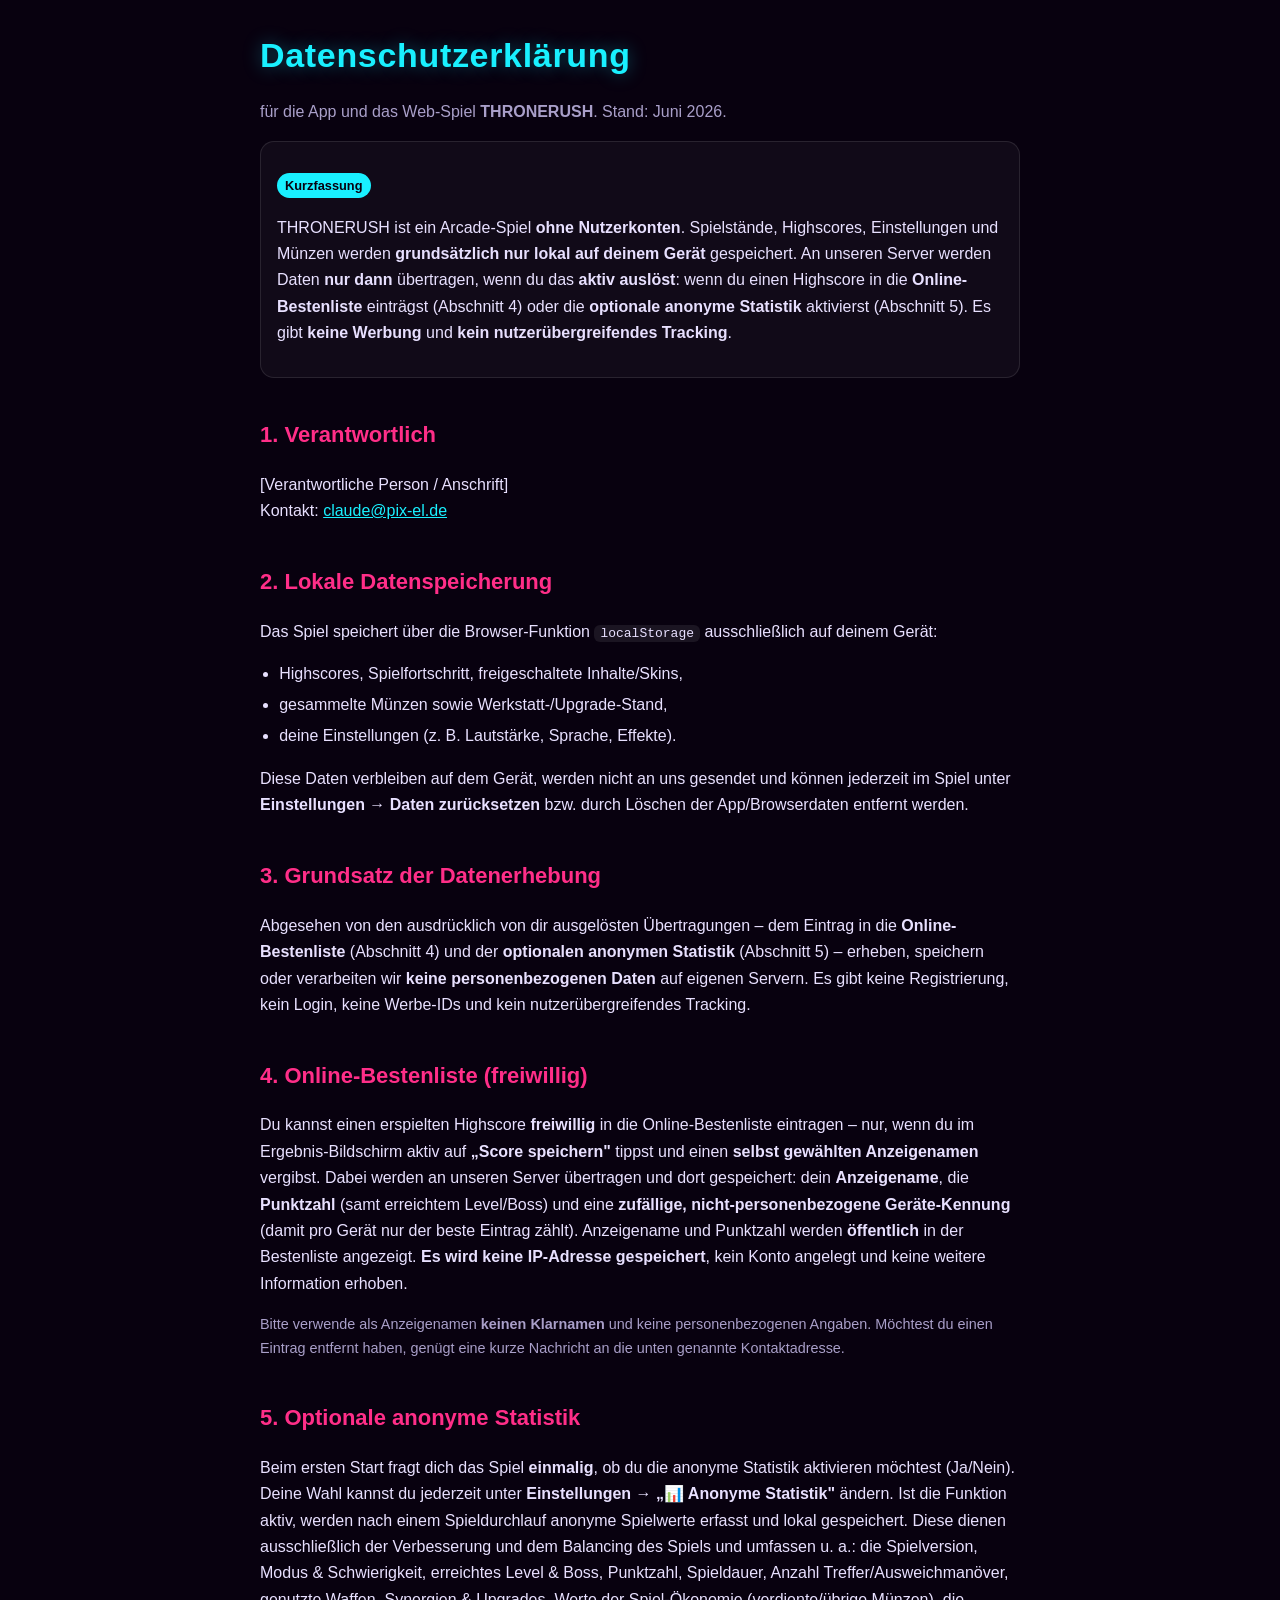
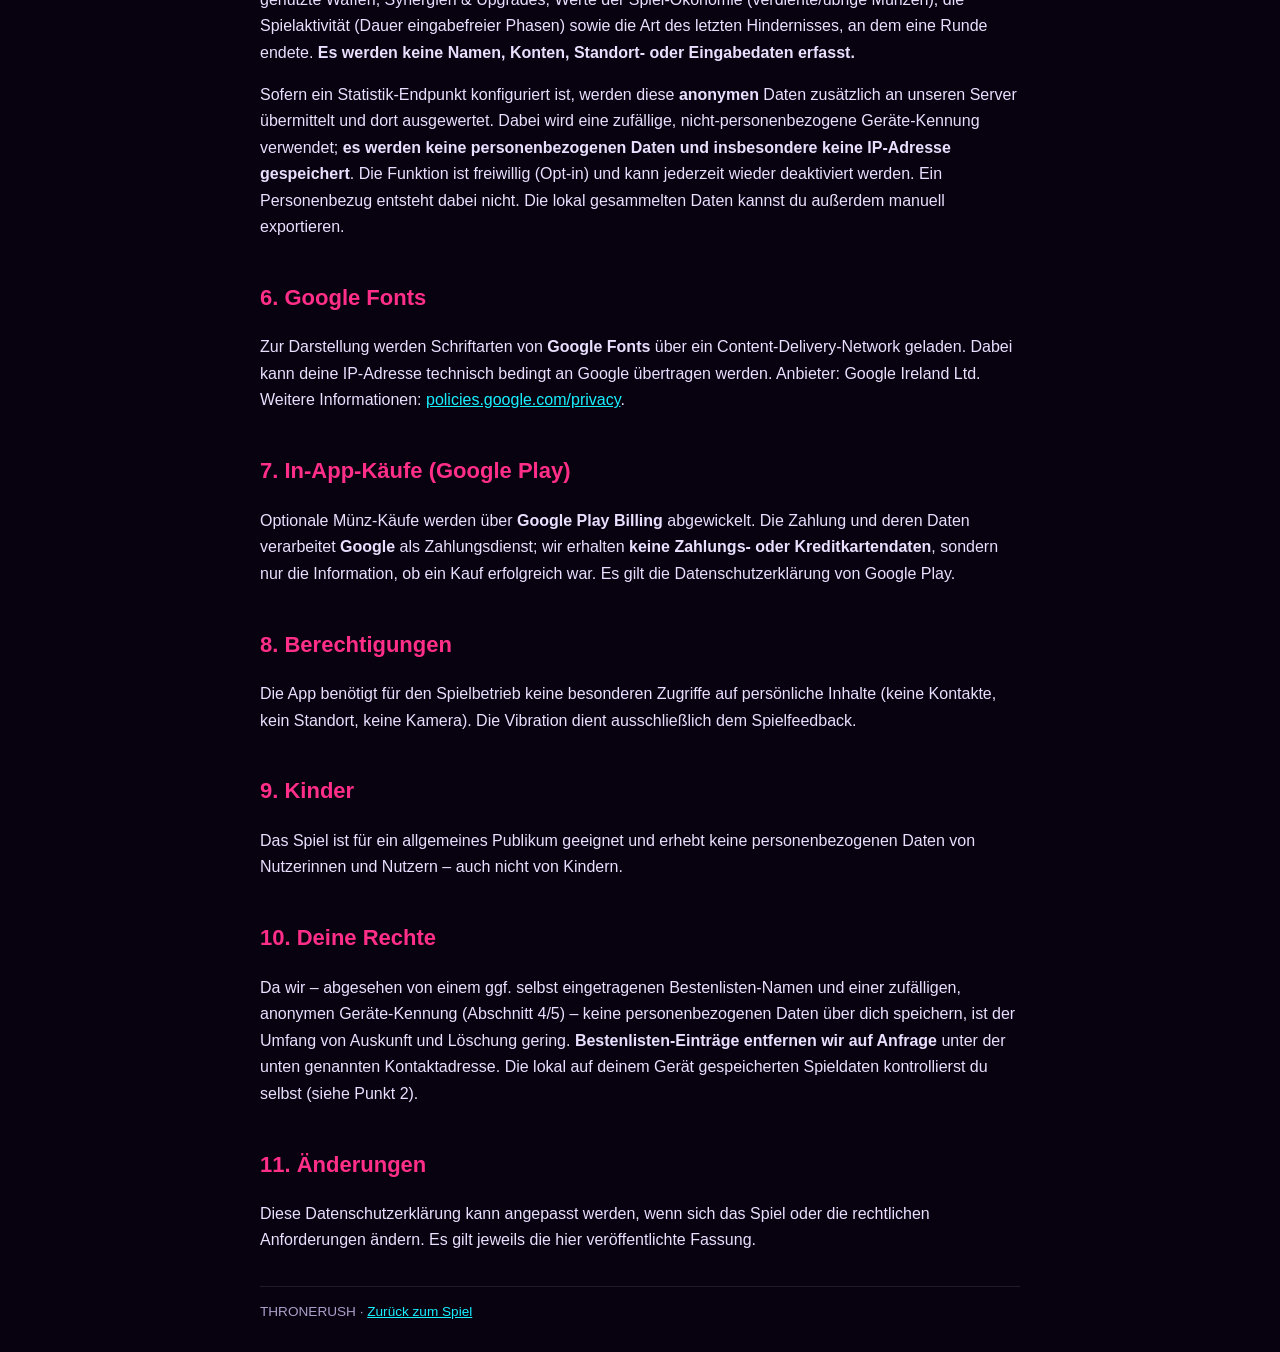
<file: privacy.html>
<!DOCTYPE html>
<html lang="de">
<head>
<meta charset="UTF-8">
<meta name="viewport" content="width=device-width, initial-scale=1.0, viewport-fit=cover">
<title>Datenschutzerklärung – THRONERUSH</title>
<meta name="robots" content="index,follow">
<style>
  :root{ --bg:#08010f; --fg:#e8e0ff; --mut:#a99fc9; --cyan:#19f0ff; --pink:#ff2e88; --card:rgba(255,255,255,.04); }
  *{box-sizing:border-box}
  body{margin:0;background:var(--bg);color:var(--fg);font-family:-apple-system,BlinkMacSystemFont,"Segoe UI",Roboto,Helvetica,Arial,sans-serif;line-height:1.65;
    padding:max(20px,env(safe-area-inset-top)) max(18px,env(safe-area-inset-right)) max(28px,env(safe-area-inset-bottom)) max(18px,env(safe-area-inset-left));}
  .wrap{max-width:760px;margin:0 auto;}
  h1{color:var(--cyan);text-shadow:0 0 18px rgba(25,240,255,.35);font-size:clamp(24px,6vw,34px);margin:.2em 0 .1em;letter-spacing:.02em;}
  h2{color:var(--pink);margin-top:1.8em;font-size:clamp(18px,4.5vw,22px);}
  a{color:var(--cyan);}
  .lead{color:var(--mut);}
  .card{background:var(--card);border:1px solid rgba(255,255,255,.1);border-radius:14px;padding:14px 16px;margin:14px 0;}
  .note{font-size:.9em;color:var(--mut);}
  code{background:rgba(255,255,255,.08);padding:1px 6px;border-radius:6px;}
  ul{padding-left:1.2em;} li{margin:.3em 0;}
  .tag{display:inline-block;font-size:.8em;color:var(--bg);background:var(--cyan);padding:2px 8px;border-radius:999px;font-weight:700;}
  footer{margin-top:2.4em;color:var(--mut);font-size:.85em;border-top:1px solid rgba(255,255,255,.1);padding-top:14px;}
</style>
</head>
<body>
<div class="wrap">
  <h1>Datenschutzerklärung</h1>
  <p class="lead">für die App und das Web-Spiel <b>THRONERUSH</b>. Stand: Juni 2026.</p>

  <div class="card">
    <p><span class="tag">Kurzfassung</span></p>
    <p>THRONERUSH ist ein Arcade-Spiel <b>ohne Nutzerkonten</b>. Spielstände, Highscores, Einstellungen und Münzen werden <b>grundsätzlich nur lokal auf deinem Gerät</b> gespeichert. An unseren Server werden Daten <b>nur dann</b> übertragen, wenn du das <b>aktiv auslöst</b>: wenn du einen Highscore in die <b>Online-Bestenliste</b> einträgst (Abschnitt 4) oder die <b>optionale anonyme Statistik</b> aktivierst (Abschnitt 5). Es gibt <b>keine Werbung</b> und <b>kein nutzerübergreifendes Tracking</b>.</p>
  </div>

  <h2>1. Verantwortlich</h2>
  <p>
    <!-- TODO: Namen/Anschrift des Verantwortlichen eintragen -->
    [Verantwortliche Person / Anschrift]<br>
    Kontakt: <a href="mailto:claude@pix-el.de">claude@pix-el.de</a>
  </p>

  <h2>2. Lokale Datenspeicherung</h2>
  <p>Das Spiel speichert über die Browser-Funktion <code>localStorage</code> ausschließlich auf deinem Gerät:</p>
  <ul>
    <li>Highscores, Spielfortschritt, freigeschaltete Inhalte/Skins,</li>
    <li>gesammelte Münzen sowie Werkstatt-/Upgrade-Stand,</li>
    <li>deine Einstellungen (z. B. Lautstärke, Sprache, Effekte).</li>
  </ul>
  <p>Diese Daten verbleiben auf dem Gerät, werden nicht an uns gesendet und können jederzeit im Spiel unter <b>Einstellungen → Daten zurücksetzen</b> bzw. durch Löschen der App/Browserdaten entfernt werden.</p>

  <h2>3. Grundsatz der Datenerhebung</h2>
  <p>Abgesehen von den ausdrücklich von dir ausgelösten Übertragungen – dem Eintrag in die <b>Online-Bestenliste</b> (Abschnitt 4) und der <b>optionalen anonymen Statistik</b> (Abschnitt 5) – erheben, speichern oder verarbeiten wir <b>keine personenbezogenen Daten</b> auf eigenen Servern. Es gibt keine Registrierung, kein Login, keine Werbe-IDs und kein nutzerübergreifendes Tracking.</p>

  <h2>4. Online-Bestenliste (freiwillig)</h2>
  <p>Du kannst einen erspielten Highscore <b>freiwillig</b> in die Online-Bestenliste eintragen – nur, wenn du im Ergebnis-Bildschirm aktiv auf <b>„Score speichern"</b> tippst und einen <b>selbst gewählten Anzeigenamen</b> vergibst. Dabei werden an unseren Server übertragen und dort gespeichert: dein <b>Anzeigename</b>, die <b>Punktzahl</b> (samt erreichtem Level/Boss) und eine <b>zufällige, nicht-personenbezogene Geräte-Kennung</b> (damit pro Gerät nur der beste Eintrag zählt). Anzeigename und Punktzahl werden <b>öffentlich</b> in der Bestenliste angezeigt. <b>Es wird keine IP-Adresse gespeichert</b>, kein Konto angelegt und keine weitere Information erhoben.</p>
  <p class="note">Bitte verwende als Anzeigenamen <b>keinen Klarnamen</b> und keine personenbezogenen Angaben. Möchtest du einen Eintrag entfernt haben, genügt eine kurze Nachricht an die unten genannte Kontaktadresse.</p>

  <h2>5. Optionale anonyme Statistik</h2>
  <p>Beim ersten Start fragt dich das Spiel <b>einmalig</b>, ob du die anonyme Statistik aktivieren möchtest (Ja/Nein). Deine Wahl kannst du jederzeit unter <b>Einstellungen → „📊 Anonyme Statistik"</b> ändern. Ist die Funktion aktiv, werden nach einem Spieldurchlauf anonyme Spielwerte erfasst und lokal gespeichert. Diese dienen ausschließlich der Verbesserung und dem Balancing des Spiels und umfassen u. a.: die Spielversion, Modus &amp; Schwierigkeit, erreichtes Level &amp; Boss, Punktzahl, Spieldauer, Anzahl Treffer/Ausweichmanöver, genutzte Waffen, Synergien &amp; Upgrades, Werte der Spiel-Ökonomie (verdiente/übrige Münzen), die Spielaktivität (Dauer eingabefreier Phasen) sowie die Art des letzten Hindernisses, an dem eine Runde endete. <b>Es werden keine Namen, Konten, Standort- oder Eingabedaten erfasst.</b></p>
  <p>Sofern ein Statistik-Endpunkt konfiguriert ist, werden diese <b>anonymen</b> Daten zusätzlich an unseren Server übermittelt und dort ausgewertet. Dabei wird eine zufällige, nicht-personenbezogene Geräte-Kennung verwendet; <b>es werden keine personenbezogenen Daten und insbesondere keine IP-Adresse gespeichert</b>. Die Funktion ist freiwillig (Opt-in) und kann jederzeit wieder deaktiviert werden. Ein Personenbezug entsteht dabei nicht. Die lokal gesammelten Daten kannst du außerdem manuell exportieren.</p>

  <h2>6. Google Fonts</h2>
  <p>Zur Darstellung werden Schriftarten von <b>Google Fonts</b> über ein Content-Delivery-Network geladen. Dabei kann deine IP-Adresse technisch bedingt an Google übertragen werden. Anbieter: Google Ireland Ltd. Weitere Informationen: <a href="https://policies.google.com/privacy" target="_blank" rel="noopener">policies.google.com/privacy</a>.</p>

  <h2>7. In-App-Käufe (Google Play)</h2>
  <p>Optionale Münz-Käufe werden über <b>Google Play Billing</b> abgewickelt. Die Zahlung und deren Daten verarbeitet <b>Google</b> als Zahlungsdienst; wir erhalten <b>keine Zahlungs- oder Kreditkartendaten</b>, sondern nur die Information, ob ein Kauf erfolgreich war. Es gilt die Datenschutzerklärung von Google Play.</p>

  <h2>8. Berechtigungen</h2>
  <p>Die App benötigt für den Spielbetrieb keine besonderen Zugriffe auf persönliche Inhalte (keine Kontakte, kein Standort, keine Kamera). Die Vibration dient ausschließlich dem Spielfeedback.</p>

  <h2>9. Kinder</h2>
  <p>Das Spiel ist für ein allgemeines Publikum geeignet und erhebt keine personenbezogenen Daten von Nutzerinnen und Nutzern – auch nicht von Kindern.</p>

  <h2>10. Deine Rechte</h2>
  <p>Da wir – abgesehen von einem ggf. selbst eingetragenen Bestenlisten-Namen und einer zufälligen, anonymen Geräte-Kennung (Abschnitt 4/5) – keine personenbezogenen Daten über dich speichern, ist der Umfang von Auskunft und Löschung gering. <b>Bestenlisten-Einträge entfernen wir auf Anfrage</b> unter der unten genannten Kontaktadresse. Die lokal auf deinem Gerät gespeicherten Spieldaten kontrollierst du selbst (siehe Punkt 2).</p>

  <h2>11. Änderungen</h2>
  <p>Diese Datenschutzerklärung kann angepasst werden, wenn sich das Spiel oder die rechtlichen Anforderungen ändern. Es gilt jeweils die hier veröffentlichte Fassung.</p>

  <footer>
    THRONERUSH · <a href="./index.html">Zurück zum Spiel</a>
  </footer>
</div>
</body>
</html>
</file>
